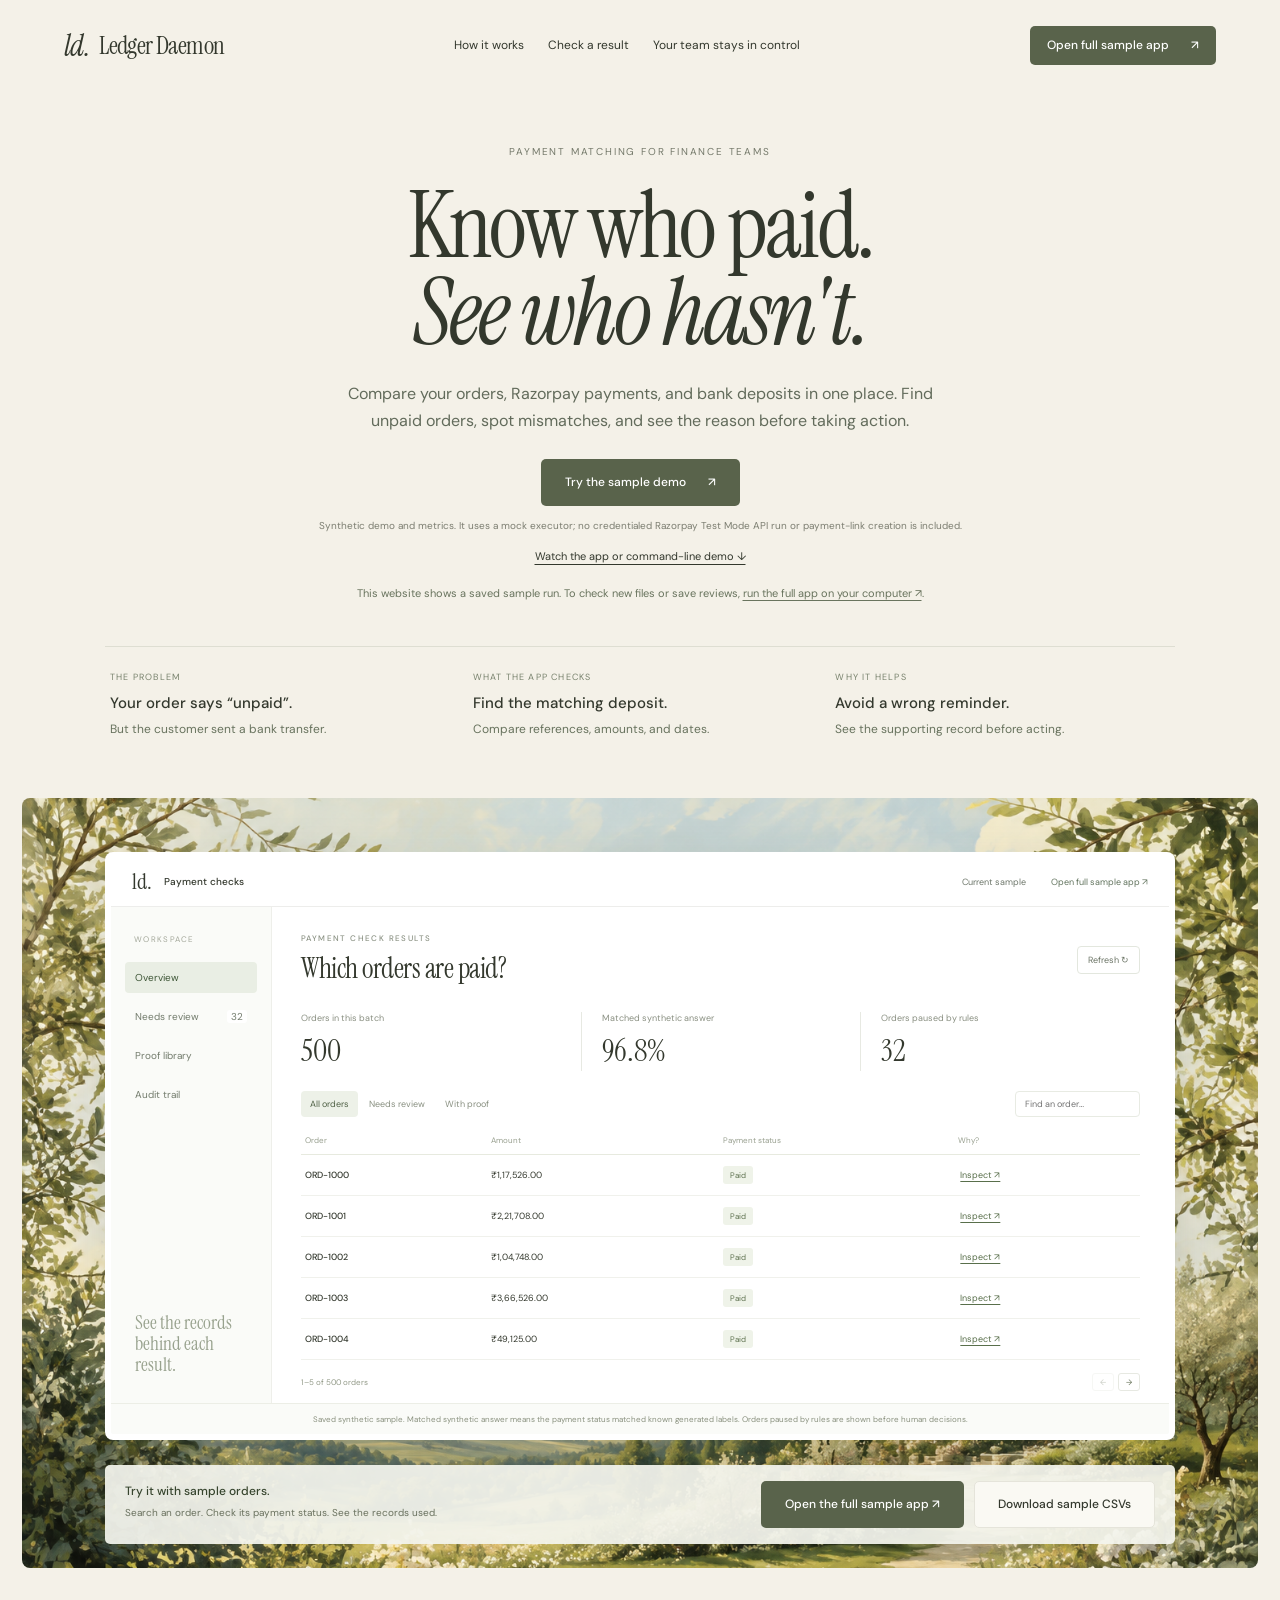
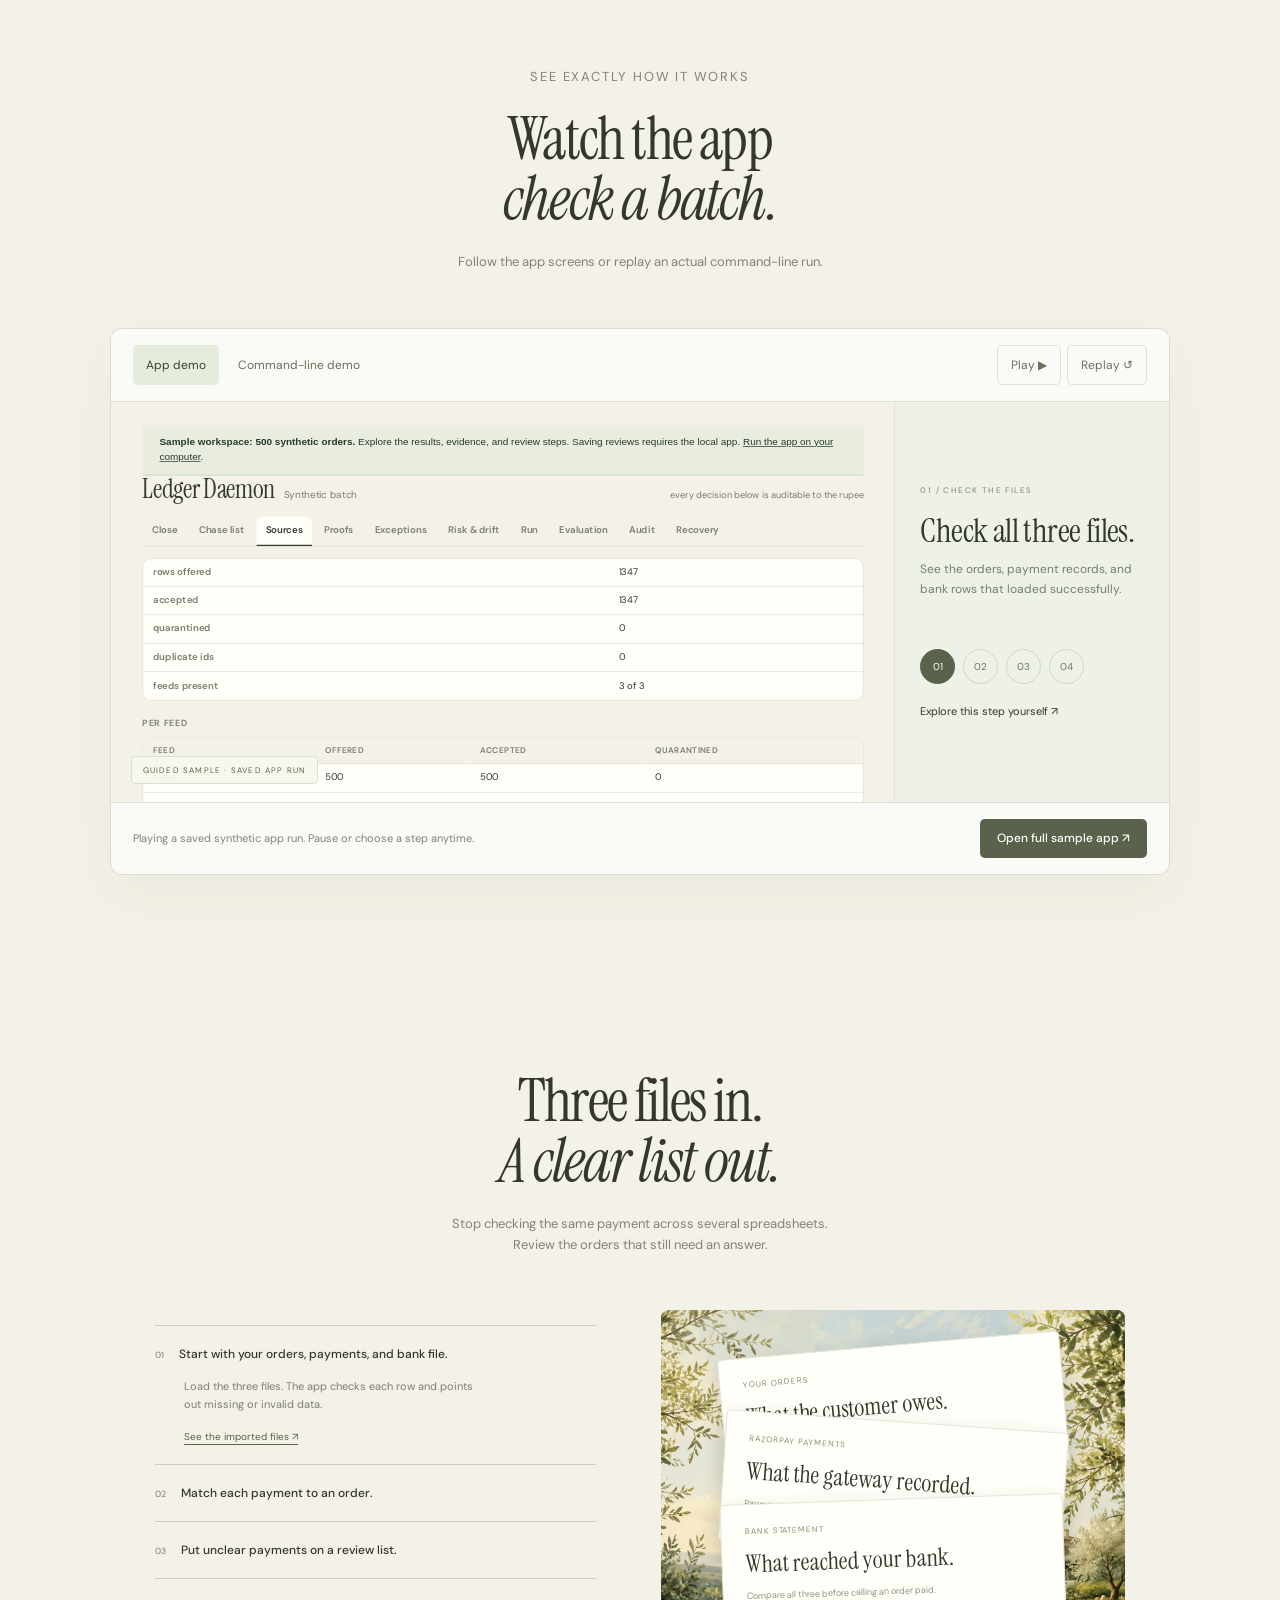
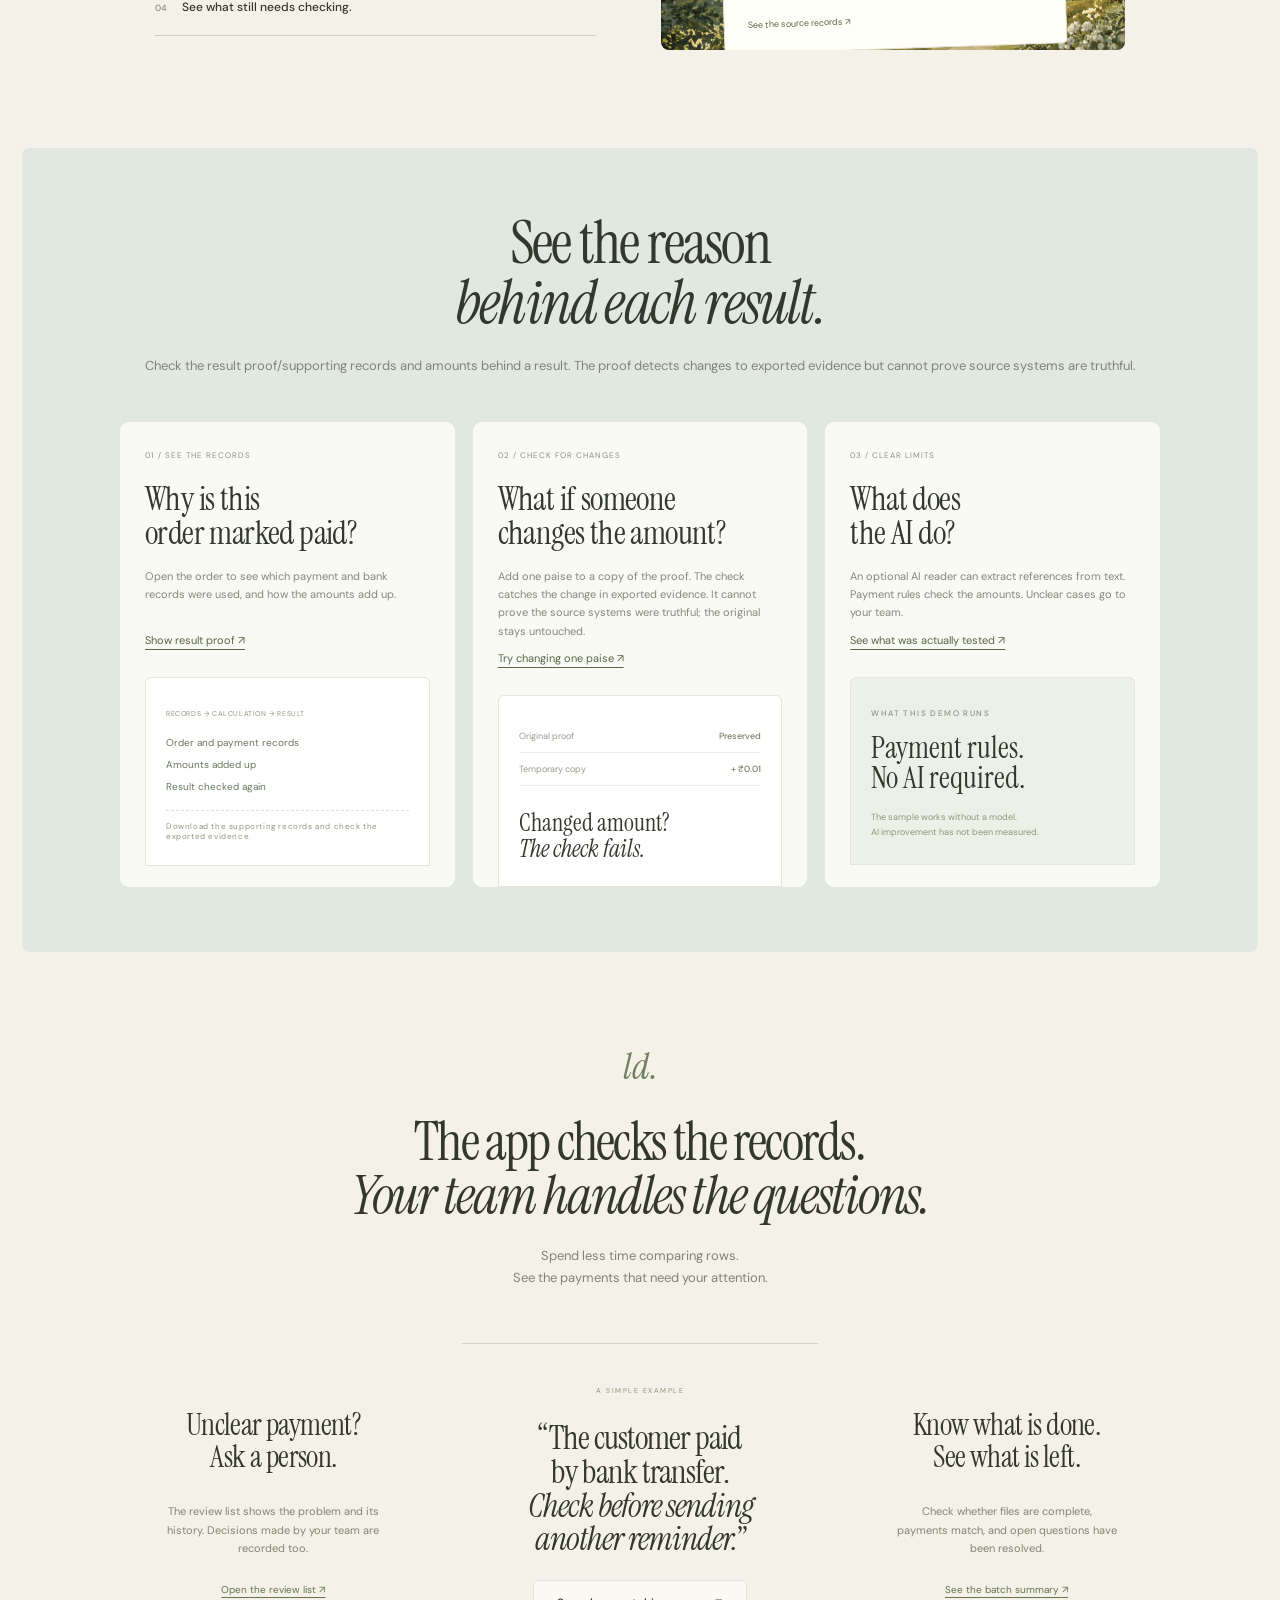
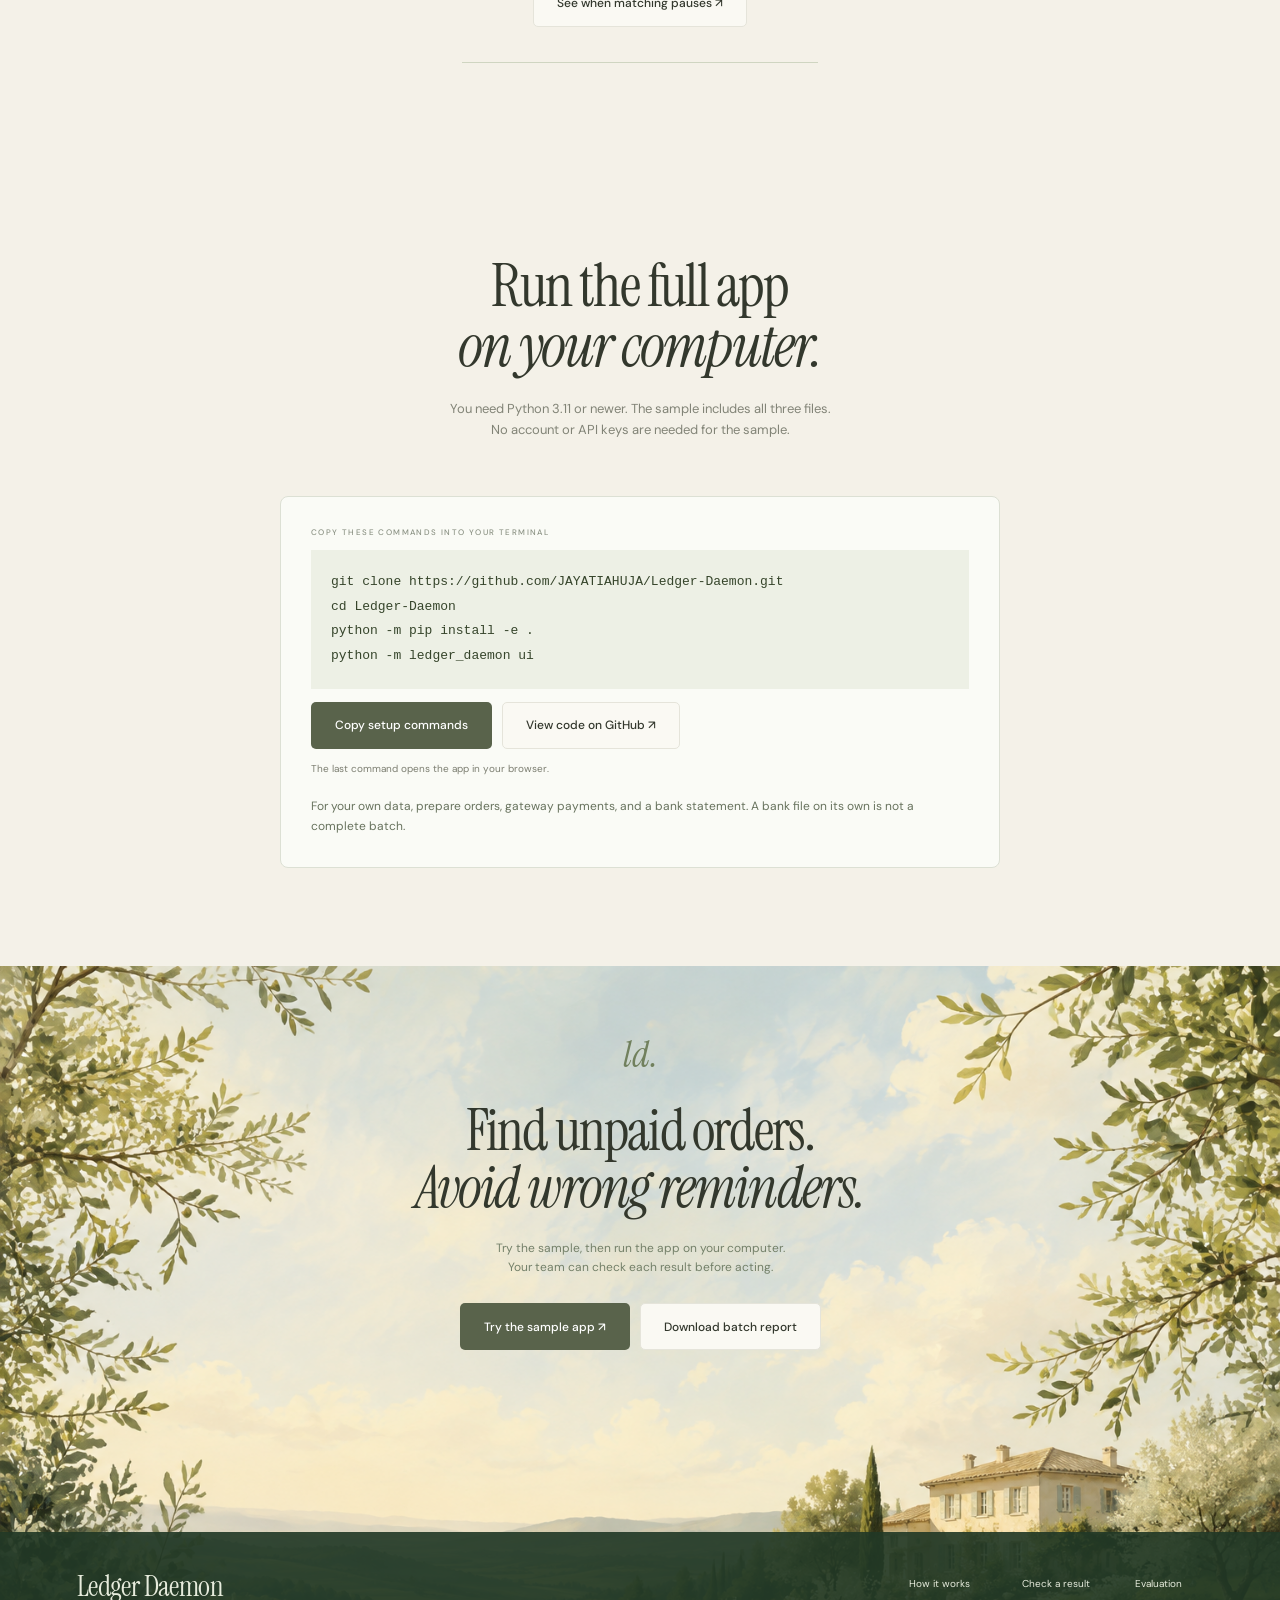
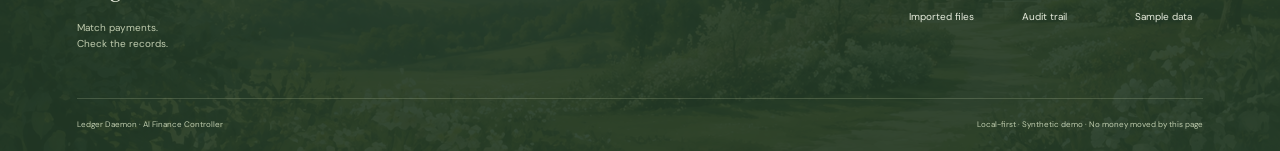
<file: docs/index.html>
<!doctype html>
<html lang="en">
<head><meta charset="utf-8"><meta name="viewport" content="width=device-width,initial-scale=1"><meta name="description" content="Match your orders, Razorpay payments, and bank deposits. Find unpaid orders, flag mismatches, and see the records behind each result."><title>Ledger Daemon — Know which orders are paid.</title><link rel="icon" href="data:image/svg+xml,%3Csvg xmlns='http://www.w3.org/2000/svg' viewBox='0 0 64 64'%3E%3Crect width='64' height='64' rx='14' fill='%232d3d31'/%3E%3Cpath d='M19 16v32h27' stroke='%23f4f1e8' stroke-width='7' fill='none'/%3E%3C/svg%3E"><link rel="stylesheet" href="./assets/landing.css"><script src="./assets/landing.js" defer></script></head>
<body data-site-mode="static">
<a class="skip" href="#main">Skip to content</a>
<header class="nav"><a class="brand" href="./index.html" aria-label="Ledger Daemon home"><span class="brand-mark">ld.</span> Ledger Daemon</a><nav aria-label="Main navigation"><a href="#workflow">How it works</a><a href="#evidence">Check a result</a><a href="#principles">Your team stays in control</a></nav><a class="button small" href="./demo.html">Open full sample app <span aria-hidden="true">↗</span></a></header>
<main id="main">
<section class="hero" aria-labelledby="hero-title"><p class="eyebrow">Payment matching for finance teams</p><h1 id="hero-title">Know who paid.<br><em>See who hasn't.</em></h1><p class="intro">Compare your orders, Razorpay payments, and bank deposits in one place. Find unpaid orders, spot mismatches, and see the reason before taking action.</p><a class="button" href="#demo">Try the sample demo <span aria-hidden="true">↗</span></a><p class="quiet">Synthetic demo and metrics. It uses a mock executor; no credentialed Razorpay Test Mode API run or payment-link creation is included.</p><a class="hero-watch" href="#watch-demo">Watch the app or command-line demo ↓</a></section>
<div class="value-example" aria-label="Example of why payment matching helps"><div><span>THE PROBLEM</span><strong>Your order says “unpaid”.</strong><p>But the customer sent a bank transfer.</p></div><div><span>WHAT THE APP CHECKS</span><strong>Find the matching deposit.</strong><p>Compare references, amounts, and dates.</p></div><div><span>WHY IT HELPS</span><strong>Avoid a wrong reminder.</strong><p>See the supporting record before acting.</p></div></div>
<section class="demo-garden" id="demo" aria-label="Interactive reconciliation demo">
<div class="workbench"><div class="window-bar"><a class="mini-brand" href="./demo.html">ld. <span>Payment checks</span></a><span class="live-label">Current sample</span><a href="./demo.html" class="text-link">Open full sample app ↗</a></div><div class="workspace-body"><aside class="sidebar"><span class="side-title">WORKSPACE</span><button class="side-item selected" data-filter="all">Overview</button><button class="side-item" data-filter="review">Needs review <span id="side-count">—</span></button><a class="side-item" href="./demo.html#proofs">Proof library</a><a class="side-item" href="./demo.html#audit">Audit trail</a><div class="side-note">See the records<br>behind each result.</div></aside><div class="workspace-main"><div class="workspace-heading"><div><p class="mini-label">PAYMENT CHECK RESULTS</p><h2>Which orders are paid?</h2></div><button class="subtle" id="refresh" aria-label="Refresh current sample">Refresh ↻</button></div><div class="demo-metrics"><div><span>Orders in this batch</span><strong id="total">—</strong></div><div><span id="accuracy-label">Matched synthetic answer</span><strong id="accuracy">—</strong></div><div><span>Orders paused by rules</span><strong id="held">—</strong></div></div><div class="table-tools"><div class="filters" aria-label="Filter orders"><button class="active" data-filter="all">All orders</button><button data-filter="review">Needs review</button><button data-filter="proof">With proof</button></div><label class="search"><span class="sr-only">Search orders</span><input id="search" type="search" placeholder="Find an order…"></label></div><div class="table-scroll"><table><thead><tr><th>Order</th><th>Amount</th><th>Payment status</th><th>Why?</th></tr></thead><tbody id="rows"><tr><td colspan="4">Loading the current sample…</td></tr></tbody></table></div><div class="table-bottom"><span id="row-count" aria-live="polite">Connecting to the Ledger Daemon controller</span><div><button class="page-button" id="previous" aria-label="Previous orders">←</button><button class="page-button" id="next" aria-label="Next orders">→</button></div></div></div></div><div class="batch-note" id="batch-note">Synthetic demonstration. Results are measured on this batch.</div></div>
<div class="demo-bottom"><div><strong>Try it with sample orders.</strong><p>Search an order. Check its payment status. See the records used.</p></div><div class="actions"><a class="button" href="./demo.html">Open the full sample app ↗</a><a class="button light" href="./data/sample-batch.zip" download>Download sample CSVs</a></div></div><p class="error-message" id="load-error" role="alert" hidden></p></section>
<section class="tour section" id="watch-demo" aria-labelledby="tour-title">
<div class="section-heading"><p class="eyebrow">See exactly how it works</p><h2 id="tour-title">Watch the app<br><em>check a batch.</em></h2><p>Follow the app screens or replay an actual command-line run.</p></div>
<div class="tour-shell"><div class="tour-toolbar"><div class="tour-tabs" role="tablist" aria-label="Demo format"><button id="tour-app-tab" role="tab" aria-selected="true" aria-controls="tour-app">App demo</button><button id="tour-cli-tab" role="tab" aria-selected="false" aria-controls="tour-cli" tabindex="-1">Command-line demo</button></div><div class="tour-controls"><button id="tour-play" aria-label="Play walkthrough">Play ▶</button><button id="tour-restart" aria-label="Restart walkthrough">Replay ↺</button></div></div>
<div id="tour-app" role="tabpanel" aria-labelledby="tour-app-tab"><div class="tour-app-stage"><iframe id="tour-frame" title="Guided sample of the Ledger Daemon controller" src="./demo.html#sources" loading="lazy" tabindex="-1" inert></iframe><div class="tour-frame-label">GUIDED SAMPLE · APP VIEW</div></div><div class="tour-story"><span id="tour-step-label" class="mini-label">01 / CHECK THE FILES</span><h3 id="tour-step-title">Check all three files.</h3><p id="tour-step-copy">See the orders, payment records, and bank rows that loaded successfully.</p><div class="tour-dots" aria-label="Walkthrough steps"><button data-tour-step="0" aria-label="Step 1: source health" aria-pressed="true">01</button><button data-tour-step="1" aria-label="Step 2: reconciliation" aria-pressed="false">02</button><button data-tour-step="2" aria-label="Step 3: evidence" aria-pressed="false">03</button><button data-tour-step="3" aria-label="Step 4: human review" aria-pressed="false">04</button></div><a id="tour-open-step" href="./demo.html#sources" class="text-link">Explore this step yourself ↗</a></div></div>
<div id="tour-cli" role="tabpanel" aria-labelledby="tour-cli-tab" hidden><div class="terminal-heading"><span class="terminal-dots" aria-hidden="true">● ● ●</span><span>Ledger Daemon controller</span><span class="terminal-badge">RECORDED SYNTHETIC COMMAND OUTPUT</span></div><div class="terminal-body"><div class="terminal-command"><span aria-hidden="true">$ </span><code id="cli-command">Loading recorded command…</code><button id="copy-command" aria-label="Copy CLI demo command">Copy</button></div><pre id="cli-output" tabindex="0" aria-label="Recorded CLI output"></pre></div><p class="terminal-note" id="cli-caption">Machine-dependent timing. Loading recorded synthetic command output…</p></div>
<div class="tour-footer"><p id="tour-status" role="status">A guided sample of the Ledger Daemon controller. Open the full sample app to interact.</p><a class="button small" href="./demo.html">Open full sample app ↗</a></div></div>
</section>
<section class="workflow section" id="workflow"><div class="section-heading"><h2>Three files in.<br><em>A clear list out.</em></h2><p>Stop checking the same payment across several spreadsheets.<br>Review the orders that still need an answer.</p></div><div class="workflow-grid"><div class="steps"><details open data-step="0"><summary><span>01</span>Start with your orders, payments, and bank file.</summary><p>Load the three files. The app checks each row and points out missing or invalid data.</p><a href="./demo.html#sources">See the imported files ↗</a></details><details data-step="1"><summary><span>02</span>Match each payment to an order.</summary><p>The app compares payment references, amounts, and dates. It checks bank transfers, gateway settlements, and partial payments.</p><a href="./demo.html#run">See the matching results ↗</a></details><details data-step="2"><summary><span>03</span>Put unclear payments on a review list.</summary><p>If a payment could belong to two orders, the app flags it. Your team can see what is missing before deciding.</p><a href="./demo.html#cases">Open the review list ↗</a></details><details data-step="3"><summary><span>04</span>See what still needs checking.</summary><p>Get a summary of matched payments, open questions, and missing records. Open any result to see how the app reached it.</p><a href="./demo.html#close">See the batch summary ↗</a></details></div><div class="paper-scene"><div class="source-paper back"><span>YOUR ORDERS</span><strong>What the customer owes.</strong><p>Order amounts and payment references.</p></div><div class="source-paper middle"><span>RAZORPAY PAYMENTS</span><strong>What the gateway recorded.</strong><p>Payments, fees, and settlement details.</p></div><div class="source-paper front"><span id="step-label">BANK STATEMENT</span><strong id="step-title">What reached your bank.</strong><p id="step-copy">Compare all three before calling an order paid.</p><a href="./demo.html#sources" id="step-link">See the source records ↗</a></div></div></div></section>
<section class="evidence section" id="evidence"><div class="section-heading"><h2>See the reason<br><em>behind each result.</em></h2><p>Check the result proof/supporting records and amounts behind a result. The proof detects changes to exported evidence but cannot prove source systems are truthful.</p></div><div class="evidence-grid"><article><span class="number">01 / SEE THE RECORDS</span><h3>Why is this<br>order marked paid?</h3><p>Open the order to see which payment and bank records were used, and how the amounts add up.</p><button class="text-button" id="inspect-proof">Show result proof ↗</button><div class="mini-receipt"><span>RECORDS → CALCULATION → RESULT</span><p>Order and payment records<br>Amounts added up<br>Result checked again</p><span class="receipt-bottom">Download the supporting records and check the exported evidence.</span></div></article><article><span class="number">02 / CHECK FOR CHANGES</span><h3>What if someone<br>changes the amount?</h3><p>Add one paise to a copy of the proof. The check catches the change in exported evidence. It cannot prove the source systems were truthful; the original stays untouched.</p><button class="text-button" id="tamper-proof">Try changing one paise ↗</button><div class="test-preview"><span class="proof-line">Original proof <b>Preserved</b></span><span class="proof-line">Temporary copy <b>+ ₹0.01</b></span><p>Changed amount?<br><em>The check fails.</em></p></div></article><article><span class="number">03 / CLEAR LIMITS</span><h3>What does<br>the AI do?</h3><p>An optional AI reader can extract references from text. Payment rules check the amounts. Unclear cases go to your team.</p><button class="text-button" id="model-details">See what was actually tested ↗</button><div class="model-note"><span class="mini-label">WHAT THIS DEMO RUNS</span><strong>Payment rules.<br>No AI required.</strong><p>The sample works without a model.<br>AI improvement has not been measured.</p></div></article></div></section>
<section class="principles section" id="principles"><div class="section-heading"><span class="ornament" aria-hidden="true">ld.</span><h2>The app checks the records.<br><em>Your team handles the questions.</em></h2><p>Spend less time comparing rows.<br>See the payments that need your attention.</p></div><div class="principle-grid"><article><h3>Unclear payment?<br>Ask a person.</h3><p>The review list shows the problem and its history. Decisions made by your team are recorded too.</p><a href="./demo.html#cases">Open the review list ↗</a></article><div class="principle-center"><span>A SIMPLE EXAMPLE</span><blockquote>“The customer paid<br>by bank transfer.<br><em>Check before sending<br>another reminder.</em>”</blockquote><a class="button light" href="./demo.html#risk">See when matching pauses ↗</a></div><article><h3>Know what is done.<br>See what is left.</h3><p>Check whether files are complete, payments match, and open questions have been resolved.</p><a href="./demo.html#close">See the batch summary ↗</a></article></div></section>
<section class="run-locally section" id="run-locally"><div class="section-heading"><h2>Run the full app<br><em>on your computer.</em></h2><p>You need Python 3.11 or newer. The sample includes all three files.<br>No account or API keys are needed for the sample.</p></div><div class="setup-box"><p class="mini-label">COPY THESE COMMANDS INTO YOUR TERMINAL</p><pre id="install-command">git clone https://github.com/JAYATIAHUJA/Ledger-Daemon.git
cd Ledger-Daemon
python -m pip install -e .
python -m ledger_daemon ui</pre><div class="actions"><button class="button" id="copy-install">Copy setup commands</button><a class="button light" href="https://github.com/JAYATIAHUJA/Ledger-Daemon" target="_blank" rel="noopener">View code on GitHub ↗</a></div><p id="install-status" class="quiet" role="status">The last command opens the app in your browser.</p><p class="setup-note">For your own data, prepare orders, gateway payments, and a bank statement. A bank file on its own is not a complete batch.</p></div></section>
<section class="closing"><div class="closing-copy"><span class="ornament" aria-hidden="true">ld.</span><h2>Find unpaid orders.<br><em>Avoid wrong reminders.</em></h2><p>Try the sample, then run the app on your computer.<br>Your team can check each result before acting.</p><div class="actions"><a class="button" href="./demo.html">Try the sample app ↗</a><a class="button light" href="./data/report.json" download>Download batch report</a></div></div><footer><div><a class="brand" href="./index.html">Ledger Daemon</a><p>Match payments.<br>Check the records.</p></div><div class="footer-links"><a href="#workflow">How it works</a><a href="#evidence">Check a result</a><a href="./demo.html#evaluation">Evaluation</a><a href="./demo.html#sources">Imported files</a><a href="./demo.html#audit">Audit trail</a><a href="./data/sample-batch.zip" download>Sample data</a></div><div class="footer-bottom"><span>Ledger Daemon · AI Finance Controller</span><span>Local-first · Synthetic demo · No money moved by this page</span></div></footer></section>
</main>
<dialog id="proof-dialog" aria-labelledby="proof-title"><div class="dialog-head"><span class="mini-label">CHECK THE RECORDS BEHIND THIS RESULT</span><button class="close-dialog" aria-label="Close proof">✕</button></div><h2 id="proof-title">Why did the app reach this result?</h2><p id="proof-status" role="status">Loading…</p><div id="proof-facts"></div><details class="raw-proof"><summary>Show the complete proof</summary><pre id="proof-json"></pre></details><div class="actions"><button class="button" id="verify-original">Verify original</button><button class="button light" id="verify-tamper">Change one paise</button><a class="text-link" id="download-proof" download>Download proof ↗</a></div><p class="quiet">This check cannot change the original proof or execute a financial action. The sample-data download includes the manifest needed to check this proof with the CLI.</p></dialog>
<dialog id="model-dialog" aria-labelledby="model-title"><div class="dialog-head"><span class="mini-label">WHAT WAS ACTUALLY TESTED</span><button class="close-dialog" aria-label="Close model details">✕</button></div><h2 id="model-title">What does this demo use?</h2><p>This demo uses fixed text patterns, called regex, to read payment references. An optional AI model can be compared against it, but no model comparison has been run here.</p><div id="reader-results" role="status">Loading benchmark…</div><p class="quiet">Small authored synthetic fixtures. This is a regression benchmark, not proof of production model quality. Wrong-span exposure is not actual money lost.</p><a class="button" href="./demo.html#evaluation">See all test results ↗</a></dialog>
</body></html>
</file>
<file: docs/assets/landing.css>
@import url('./fonts.css');
:root{--cream:#f4f1e8;--ink:#33382d;--olive:#59634b;--muted:#7c7e71;--line:#deded2;--serif:'Instrument Serif',Georgia,serif;--sans:'DM Sans',Arial,sans-serif}*{box-sizing:border-box}html{scroll-behavior:smooth;scroll-padding-top:85px}body{margin:0;background:var(--cream);color:var(--ink);font-family:var(--sans);font-size:14px;-webkit-font-smoothing:antialiased}a{color:inherit;text-decoration:none}button,input{font:inherit}button,a{ -webkit-tap-highlight-color:transparent}button{cursor:pointer}a:focus-visible,button:focus-visible,summary:focus-visible{outline:2px solid #5a7450;outline-offset:5px}button:disabled{opacity:.35;cursor:not-allowed}h1,h2,h3,p{margin-top:0}h1,h2,h3,blockquote{font-family:var(--serif);font-weight:400}em{font-weight:400}p{line-height:1.65}h2{font-size:60px;line-height:1;letter-spacing:-1.8px}h3{font-size:33px;line-height:1.05;letter-spacing:-.6px}.button{display:inline-flex;align-items:center;justify-content:center;gap:22px;min-height:47px;padding:13px 23px;border:1px solid transparent;border-radius:5px;background:var(--olive);color:#fff;font-size:12px;font-weight:500;transition:background .2s,transform .2s}.button:hover{background:#404d36;transform:translateY(-2px)}.button.light{background:#faf9f3;color:var(--ink);border-color:#e5e4da}.button.light:hover{background:#e9e9de}.button.small{min-height:39px;padding:10px 16px}.nav{height:90px;max-width:1440px;margin:auto;padding:0 5%;display:flex;align-items:center;justify-content:space-between}.brand{display:flex;align-items:center;gap:9px;font:25px var(--serif);letter-spacing:-.6px}.brand-mark{font-style:italic;font-size:30px}.nav nav{display:flex;gap:35px;font-size:12px}.nav nav a:hover,.text-link:hover,.footer-links a:hover{text-decoration:underline;text-underline-offset:5px}.hero{text-align:center;padding:54px 20px 43px}.eyebrow{font-size:10px;letter-spacing:1.8px;text-transform:uppercase;color:#74796a;margin-bottom:22px}.hero h1{font-size:98px;line-height:.95;letter-spacing:-3px;margin-bottom:23px}.intro{color:#777c70;font-size:14px;line-height:1.7;margin-bottom:24px}.quiet{font-size:10px;color:var(--muted);margin:12px 0 0}.demo-garden{margin:0 22px;border-radius:8px;background:#d9e5df url('./landscape.png') center 42%/cover;padding:54px max(6%,20px) 24px;scroll-margin-top:20px}.workbench{max-width:1070px;margin:0 auto;background:#fff;border-radius:8px;box-shadow:0 20px 55px #2a42352b;border:6px solid #ffffff73;overflow:hidden;font-size:11px}.window-bar{height:49px;display:flex;align-items:center;gap:25px;padding:0 21px;border-bottom:1px solid #ededeb}.mini-brand{font:22px var(--serif);display:flex;align-items:center;gap:12px}.mini-brand span{font:500 10px var(--sans)}.live-label{margin-left:auto;color:#6e776b;font-size:9px}.window-bar .text-link{font-size:9px;color:#62745e}.workspace-body{display:flex;min-height:371px}.sidebar{background:#fafbf8;border-right:1px solid #eeefea;width:161px;flex-shrink:0;padding:27px 14px;display:flex;flex-direction:column;gap:8px}.side-title{font-size:8px;letter-spacing:1.3px;color:#a4a89b;margin:0 9px 10px}.side-item{display:flex;justify-content:space-between;background:none;border:0;text-align:left;padding:9px 10px;border-radius:4px;font-size:10px;color:#737c6d}.side-item:hover,.side-item.selected{background:#e9eee4;color:#3f5738}.side-item span{background:white;padding:0 4px;border-radius:3px}.side-note{margin-top:auto;padding:25px 10px 0;font-family:var(--serif);font-size:19px;line-height:1.1;color:#98a28e}.workspace-main{padding:26px 29px 12px;flex:1;min-width:0}.workspace-heading{display:flex;justify-content:space-between;align-items:center}.mini-label{font:500 8px var(--sans);letter-spacing:1.4px;color:#8c9385;margin-bottom:7px}.workspace-heading h2{font:28px var(--serif);letter-spacing:-.5px;margin:0}.subtle{background:none;border:1px solid #e3e7de;padding:7px 10px;border-radius:4px;font-size:9px;color:#6d7667}.subtle:hover{background:#eff3eb}.demo-metrics{display:grid;grid-template-columns:repeat(3,1fr);margin:25px 0 20px}.demo-metrics>div{padding-left:20px;border-left:1px solid #e7e9e2}.demo-metrics>div:first-child{border:0;padding-left:0}.demo-metrics span{display:block;font-size:9px;color:#8a9082}.demo-metrics strong{font:31px var(--serif);display:block;margin-top:6px}.table-tools{display:flex;justify-content:space-between;gap:10px;margin-bottom:9px}.filters{display:flex;gap:2px}.filters button{padding:7px 9px;border:0;background:none;font-size:9px;color:#8a9182;border-radius:4px}.filters button.active{background:#edf1e8;color:#526348}.search input{max-width:130px;width:100%;border:1px solid #e8ebe3;border-radius:4px;padding:6px 9px;font-size:9px;background:white;color:var(--ink)}table{border-collapse:collapse;width:100%;text-align:left;font-size:10px}th{font-weight:400;color:#99a090;font-size:8px;padding:9px 4px;border-bottom:1px solid #e7eadf}td{padding:11px 4px;border-bottom:1px solid #f0f1ec;font-size:9px;white-space:nowrap}td:first-child{font-weight:500}.status{display:inline-block;font-size:8px;padding:4px 7px;background:#eff3e9;color:#5f7250;border-radius:3px;max-width:200px;white-space:normal}.status.hold{background:#f9f0d9;color:#998147}.proof-button{background:none;border:0;color:#596f4b;font-size:9px;padding:2px;text-decoration:underline;text-underline-offset:3px}.table-bottom{display:flex;align-items:center;justify-content:space-between;margin-top:13px;color:#929987;font-size:8px}.page-button{border:1px solid #e7e9e2;color:#677359;background:white;border-radius:3px;margin-left:4px;padding:3px 7px}.batch-note{padding:10px 20px;background:#fafbf8;border-top:1px solid #eceee6;color:#8a917f;font-size:8px;text-align:center}.demo-bottom{max-width:1070px;margin:25px auto 0;display:flex;align-items:center;justify-content:space-between;gap:20px}.demo-bottom strong{font-size:12px;font-weight:500}.demo-bottom p{font-size:10px;color:#687564;margin:6px 0}.actions{display:flex;gap:10px;align-items:center;flex-wrap:wrap}.section{padding:98px 7%;max-width:1440px;margin:auto}.section-heading{text-align:center;margin-bottom:55px}.section-heading h2{margin-bottom:22px}.section-heading p{color:#828477;font-size:13px}.workflow-grid{display:grid;grid-template-columns:1fr 1.05fr;gap:65px;max-width:970px;margin:auto;align-items:center}.steps details{border-top:1px solid #cecfbf;padding:20px 0}.steps details:last-child{border-bottom:1px solid #cecfbf}.steps summary{list-style:none;cursor:pointer;font-size:12px;font-weight:500;display:flex;gap:15px;align-items:baseline}.steps summary::-webkit-details-marker{display:none}.steps summary span{font-size:9px;color:#87927c}.steps details p{margin:15px 0 12px 29px;font-size:11px;color:#7c8171;max-width:300px}.steps details a{font-size:10px;margin-left:29px;color:#566747;text-decoration:underline;text-underline-offset:4px}.paper-scene{height:340px;border-radius:8px;background:url('./landscape.png') 80% 75%/cover;position:relative;overflow:hidden}.source-paper{position:absolute;padding:21px 23px;width:74%;left:13%;background:#fffef8;box-shadow:0 8px 22px #33432c24;border:1px solid #e5e6da;border-radius:5px}.source-paper span{font-size:8px;letter-spacing:1px;color:#879174;display:block;margin-bottom:12px}.source-paper strong{font:24px var(--serif);display:block}.source-paper p{font-size:9px;color:#929783;margin:10px 0}.source-paper a{font-size:9px;color:#596c45}.source-paper.back{top:35px;transform:rotate(-5deg)}.source-paper.middle{top:111px;transform:rotate(4deg)}.source-paper.front{top:189px;transform:rotate(-2deg)}.evidence{max-width:none;margin:0 22px;border-radius:8px;background:#e1e8df;padding:65px max(7%,24px);}.evidence .section-heading{margin-bottom:45px}.evidence-grid{max-width:1040px;margin:auto;display:grid;grid-template-columns:repeat(3,1fr);gap:18px}.evidence-grid article{background:#fafaf4;border-radius:9px;padding:28px 25px 0;overflow:hidden;display:flex;flex-direction:column}.number{font-size:8px;letter-spacing:1px;color:#8b9580}.evidence h3{margin:22px 0 16px}.evidence article>p{font-size:11px;color:#848978;min-height:55px}.text-button{border:0;background:none;padding:0;text-align:left;font-size:11px;color:#576749;text-decoration:underline;text-underline-offset:5px;align-self:flex-start}.mini-receipt,.test-preview,.model-note{margin-top:30px;border:1px solid #e2e7d8;border-radius:6px 6px 0 0;padding:24px 20px;background:white;min-height:185px}.mini-receipt>span{font-size:7px;letter-spacing:.6px;color:#8c977e}.mini-receipt p{font-size:10px;line-height:2.2;color:#6b775f;margin:12px 0}.mini-receipt .receipt-bottom{display:block;padding-top:10px;border-top:1px dashed #dfe4d4;font-size:8px}.proof-line{display:flex;justify-content:space-between;font-size:9px;color:#969c8e;border-bottom:1px solid #ecefe5;padding:10px 0}.proof-line b{font-weight:500;color:#748061}.test-preview>p{font:24px/1.1 var(--serif);margin:24px 0 0}.model-note{background:#edf0e6}.model-note strong{display:block;font:30px/1 var(--serif);margin-top:13px}.model-note p{font-size:9px;color:#8e967f;margin:17px 0 0}.ornament{display:block;font:italic 37px var(--serif);margin-bottom:25px;color:#71805d}.principles{padding-top:90px;padding-bottom:95px}.principle-grid{display:grid;grid-template-columns:1fr 1.2fr 1fr;align-items:center;gap:40px;max-width:1030px;margin:auto;text-align:center}.principle-grid h3{font-size:30px}.principle-grid article p{font-size:11px;color:#828673;max-width:220px;margin:0 auto 22px}.principle-grid article a{font-size:10px;color:#65754f;text-decoration:underline;text-underline-offset:4px}.principle-center{border-top:1px solid #cfd5c1;border-bottom:1px solid #cfd5c1;padding:35px 15px}.principle-center>span{font-size:7px;letter-spacing:1.5px;color:#8b9479}.principle-center blockquote{font-size:41px;line-height:1.02;letter-spacing:-1px;margin:24px 0}.closing{background:#d5e2d9 url('./landscape.png') center bottom/cover;min-height:785px;display:flex;flex-direction:column;margin:0 0}.closing-copy{text-align:center;padding:64px 20px 180px}.closing h2{font-size:57px;margin-bottom:22px}.closing-copy>p{font-size:12px;color:#748069}.closing .actions{justify-content:center;margin-top:25px}footer{padding:35px 6% 22px;background:#213926e8;color:#e6ebdc;margin-top:auto;display:flex;justify-content:space-between;flex-wrap:wrap}footer .brand{font-size:29px}footer p{font-size:10px;color:#c0ccaf;margin:15px 0 25px}.footer-links{display:grid;grid-template-columns:repeat(3,1fr);gap:20px 45px;align-content:start;font-size:10px;padding-top:10px}.footer-bottom{border-top:1px solid #c4d3ab36;padding-top:20px;margin-top:20px;width:100%;display:flex;justify-content:space-between;font-size:8px;color:#bfccae}dialog{width:min(680px,calc(100% - 30px));border:1px solid #d8ddcd;border-radius:12px;padding:30px;background:var(--cream);color:var(--ink);max-height:90vh;overflow:auto;box-shadow:0 25px 90px #14271740}dialog::backdrop{background:#1f2e236b;backdrop-filter:blur(5px)}.dialog-head{display:flex;justify-content:space-between;align-items:center}.close-dialog{background:none;border:0;padding:9px;color:#6f795e}dialog h2{font-size:43px;margin:15px 0 20px}dialog>p{font-size:12px;color:#7a826e}.proof-result{padding:12px 15px;border-radius:5px;background:#e6eddd;color:#476637!important}.proof-result.invalid{background:#f5e3d8;color:#994d37!important}.fact{display:flex;justify-content:space-between;padding:10px 0;gap:20px;font-size:11px;border-bottom:1px solid #dedfce}.fact code{overflow-wrap:anywhere}.raw-proof{margin:20px 0;font-size:11px}.raw-proof summary{cursor:pointer}pre{overflow:auto;background:#e9ecdf;padding:15px;font-size:10px;max-height:230px}dialog .actions{margin-top:22px}.error-message{background:#fff5e8;color:#8b5136;padding:15px;border-radius:5px;text-align:center}.sr-only,.skip:not(:focus){position:absolute;width:1px;height:1px;overflow:hidden;clip:rect(0,0,0,0)}.skip:focus{position:fixed;z-index:1000;top:10px;left:10px;background:white;padding:15px}.table-scroll{overflow:auto}
@media(min-width:1500px){.hero{padding-top:80px}.demo-garden{padding-top:70px}.section{padding-top:115px;padding-bottom:115px}}@media(max-width:800px){.nav{height:75px;padding:0 22px}.brand{font-size:22px}.nav nav{gap:18px;font-size:10px}.hero h1{font-size:79px}.hero{padding-top:42px}.demo-garden{padding:30px 20px 20px;margin:0 12px}.sidebar{width:127px;padding:22px 9px}.workspace-main{padding:22px 18px 12px}.demo-bottom{align-items:flex-start}.demo-bottom .actions{justify-content:flex-end}.demo-bottom .button{font-size:10px;padding:11px 13px}.section{padding:75px 6%}.workflow-grid{gap:28px}.evidence{margin:0 12px}.evidence-grid{gap:12px}.evidence-grid article{padding:22px 16px 0}.evidence h3{font-size:30px}.mini-receipt,.test-preview,.model-note{padding:17px 12px}.principle-grid{gap:22px}.principle-center blockquote{font-size:34px}.footer-links{gap:15px 25px}}
@media(max-width:580px){html{scroll-padding-top:25px}.nav nav{display:none}.nav .button{font-size:10px;gap:9px}.hero h1{font-size:69px;letter-spacing:-2px}.hero{padding:40px 18px 36px}.eyebrow{font-size:8px;letter-spacing:1.1px}.intro{font-size:12px}.intro br{display:none}.hero .quiet{font-size:9px}.demo-garden{padding:25px 12px 20px;margin:0 8px}.workbench{border-width:3px}.window-bar{padding:0 12px;gap:8px;height:42px}.mini-brand{font-size:20px}.mini-brand span{font-size:8px}.live-label{display:none}.window-bar .text-link{margin-left:auto;font-size:8px}.sidebar{display:none}.workspace-main{padding:20px 13px 12px}.workspace-body{min-height:355px}.workspace-heading h2{font-size:26px}.demo-metrics strong{font-size:28px}.demo-metrics span{font-size:8px}.demo-metrics>div{padding-left:12px}.demo-metrics{margin:23px 0 17px}.table-tools{flex-wrap:wrap;gap:8px}.filters button{font-size:8px;padding:6px}.search{width:100%}.search input{max-width:none;font-size:10px}.table-scroll table{min-width:310px}td{font-size:8px;padding:10px 4px}.status{font-size:7px;max-width:130px}.batch-note{font-size:7px;padding:10px}.demo-bottom{display:block;text-align:center;margin-top:23px}.demo-bottom p{font-size:9px}.demo-bottom .actions{justify-content:center;margin-top:15px}.section{padding:65px 23px}h2{font-size:47px;letter-spacing:-1.3px}.section-heading{margin-bottom:35px}.section-heading p{font-size:12px}.workflow-grid{grid-template-columns:1fr;gap:28px}.steps details{padding:18px 0}.paper-scene{height:340px}.evidence{margin:0 8px;padding:48px 20px}.evidence-grid{grid-template-columns:1fr;gap:18px}.evidence-grid article{padding:25px 25px 0}.evidence h3{font-size:36px}.evidence article>p{min-height:0;max-width:260px}.mini-receipt,.test-preview,.model-note{min-height:160px;margin-top:24px;padding:22px}.principle-grid{grid-template-columns:1fr;gap:35px}.principle-center{order:-1;max-width:290px;width:100%;margin:auto}.principle-grid h3{font-size:34px}.principle-grid article p{max-width:270px;font-size:12px}.closing{min-height:760px;background-position:63% bottom}.closing-copy{padding:55px 20px 150px}.closing h2{font-size:43px}.closing .button{font-size:10px;padding:12px 14px}.footer-links{gap:17px;grid-template-columns:repeat(2,1fr)}footer{padding:30px 24px 20px}.footer-bottom{display:block;line-height:1.8}.footer-bottom span{display:block}dialog{padding:23px}dialog h2{font-size:35px}.fact{font-size:10px}dialog .button{font-size:10px;padding:12px 15px}.closing .ornament{margin-bottom:20px}}
@media(prefers-reduced-motion:reduce){html{scroll-behavior:auto}*{transition:none!important}}

/* Keep the demo footer legible over the botanical artwork. */
.demo-bottom{background:#f4f5edee;border-radius:5px;padding:16px 20px}.demo-bottom p{color:#69715e}.demo-bottom strong{color:#37452e}
@media(max-width:580px){.demo-bottom{padding:16px 10px}.filters button{font-size:10px;min-height:32px}.search input{font-size:11px;padding:8px}.table-scroll table{min-width:335px}td{font-size:10px;padding:11px 4px}.status{font-size:9px}.proof-button{font-size:10px;min-height:28px}.page-button{min-height:28px;min-width:30px}.table-bottom{font-size:9px}.window-bar .text-link{font-size:9px}}
/* Guided demo: the iframe is the real local app; terminal text is a captured run. */
.hero-watch{display:inline-block;margin-top:15px;font-size:11px;text-decoration:underline;text-underline-offset:4px}.tour{max-width:1240px;margin:auto}.tour-shell{border:1px solid #d9ddcf;border-radius:12px;background:#fafbf6;overflow:hidden;box-shadow:0 18px 60px #4056310c}.tour-toolbar,.tour-footer{display:flex;align-items:center;justify-content:space-between;padding:16px 22px;gap:15px}.tour-toolbar{border-bottom:1px solid #dce0d4}.tour-tabs,.tour-controls{display:flex;gap:6px}.tour-toolbar button{border:0;background:transparent;color:#67715e;padding:10px 13px;border-radius:5px;font-size:12px;min-height:40px}.tour-tabs button[aria-selected=true]{background:#e5ebdd;color:#34462d}.tour-controls button{border:1px solid #dce0d4}.tour-toolbar button:hover{background:#e9eddf}#tour-app{display:grid;grid-template-columns:minmax(0,1fr) 275px}.tour-app-stage{height:400px;position:relative;overflow:hidden;background:#f5f3eb;pointer-events:none}.tour-app-stage iframe{width:1100px;height:720px;border:0;transform:scale(.6);transform-origin:top left;pointer-events:none}.tour-frame-label{position:absolute;bottom:18px;left:20px;background:#f6f8edf2;padding:8px 11px;border:1px solid #dae0ce;border-radius:4px;font-size:8px;letter-spacing:1.2px;color:#58664b}.tour-story{padding:45px 25px;border-left:1px solid #e0e4d8;background:#eef1e7;display:flex;flex-direction:column;justify-content:center}.tour-story h3{font-size:33px;margin:12px 0}.tour-story p{font-size:12px;color:#748068;min-height:65px}.tour-story .text-link{font-size:11px;margin-top:20px}.tour-dots{display:flex;gap:8px;margin-top:12px}.tour-dots button{border:1px solid #d0d8c7;border-radius:50%;width:35px;height:35px;background:transparent;color:#6d795e;font-size:10px;transition:background-color 150ms,color 150ms}.tour-dots button[aria-pressed=true]{color:white;background:var(--olive);border-color:var(--olive)}.tour-footer{border-top:1px solid #dce0d4}.tour-footer p{margin:0;font-size:11px;color:#7d8572;max-width:65%}.terminal-heading{display:flex;align-items:center;gap:17px;background:#303a2b;color:#cad3be;padding:15px 22px;font:11px var(--sans)}.terminal-dots{color:#a1ae8a;letter-spacing:3px}.terminal-badge{margin-left:auto;font-size:8px;letter-spacing:1px}.terminal-body{height:345px;background:#232c20;padding:25px;color:#d8e4c8;font:12px/1.7 Consolas,monospace}.terminal-command{display:flex;align-items:flex-start;gap:7px;padding-bottom:14px;border-bottom:1px solid #45513a}.terminal-command code{overflow-wrap:anywhere;flex:1;color:#b7d191}.terminal-command button{background:#3d4a33;color:#e0e8d4;border:1px solid #58664b;border-radius:4px;padding:6px 10px;font-size:11px}.terminal-body pre{font:11px/1.65 Consolas,monospace;color:#d6dfcb;background:transparent;margin:14px 0 0;padding:0;max-height:250px;white-space:pre-wrap;overflow-wrap:anywhere;scrollbar-color:#60724f #232c20}.terminal-note{margin:0;padding:12px 22px;background:#303a2b;color:#c4ceb9;font-size:10px}.tour [hidden]{display:none!important}.tour-enter{animation:tour-enter 250ms cubic-bezier(.22,1,.36,1)}@keyframes tour-enter{from{opacity:.4;transform:translateY(7px)}to{opacity:1;transform:translateY(0)}}@media(max-width:1000px){#tour-app{grid-template-columns:minmax(0,1fr) 235px}.tour-story{padding:28px 20px}.tour-app-stage iframe{transform:scale(.48)}.tour-app-stage{height:345px}}@media(max-width:650px){.tour-toolbar{padding:10px;gap:5px;flex-wrap:wrap}.tour-toolbar button{padding:9px;font-size:11px}.tour-controls{margin-left:auto}#tour-app{grid-template-columns:1fr}.tour-app-stage{height:235px}.tour-app-stage iframe{transform:scale(.3)}.tour-frame-label{font-size:7px;bottom:10px;left:10px}.tour-story{border-left:0;border-top:1px solid #dce0d4;padding:23px}.tour-story h3{font-size:30px;margin:8px 0}.tour-story p{min-height:0;margin-bottom:5px}.tour-story .text-link{margin-top:13px}.tour-footer{padding:15px;align-items:flex-start;flex-direction:column}.tour-footer p{max-width:100%}.terminal-heading{padding:13px 15px;font-size:9px;gap:7px}.terminal-badge{font-size:7px}.terminal-body{padding:16px;height:360px;font-size:10px}.terminal-body pre{font-size:10px;max-height:250px}.terminal-note{padding:12px 16px}.tour-controls button{min-width:57px}.tour .section-heading h2{font-size:45px}}@media(prefers-reduced-motion:reduce){.tour-enter{animation:none}}

/* Clear product copy and an example before the sample table. */
.hero .intro{max-width:600px;margin-left:auto;margin-right:auto;font-size:16px;color:#626b5b}.hero h1{font-size:92px}.nav nav{gap:24px}.value-example{max-width:1070px;margin:0 auto 34px;display:grid;grid-template-columns:repeat(3,1fr);gap:28px;padding:24px 5px;border-top:1px solid var(--line)}.value-example span{display:block;font-size:9px;letter-spacing:1.2px;color:#78826d;margin-bottom:10px}.value-example strong{font-size:15px;font-weight:500}.value-example p{font-size:12px;color:#68735e;margin:7px 0 0}.setup-box{max-width:720px;margin:auto;padding:30px;border:1px solid #dce0d4;background:#fafbf6;border-radius:8px}.setup-box pre{white-space:pre-wrap;overflow-wrap:anywhere;font:13px/1.9 Consolas,monospace;padding:20px;background:#edf0e5;max-height:none;color:#36452b}.setup-note{font-size:12px;color:#68735e;margin:20px 0 0}.static-notice{max-width:620px;font-size:11px;line-height:1.7;color:#69745e;margin:20px auto 0}.static-notice a{text-decoration:underline;text-underline-offset:3px}.principle-center blockquote{font-size:33px}.principles .section-heading h2{font-size:54px}.intro br{display:initial}@media(max-width:1100px){.value-example{margin-left:6%;margin-right:6%}}@media(max-width:580px){.hero h1{font-size:63px}.hero .intro{font-size:14px;max-width:345px}.value-example{grid-template-columns:1fr;gap:18px;margin:0 28px 26px;padding-top:20px}.value-example span{margin-bottom:6px;font-size:9px}.value-example strong{font-size:15px}.value-example p{font-size:12px;margin-top:4px}.principles .section-heading h2{font-size:41px}.setup-box{padding:20px}.setup-box pre{font-size:11px;padding:14px}.static-notice{font-size:10px;max-width:330px}.nav .brand{font-size:20px}}
</file>
